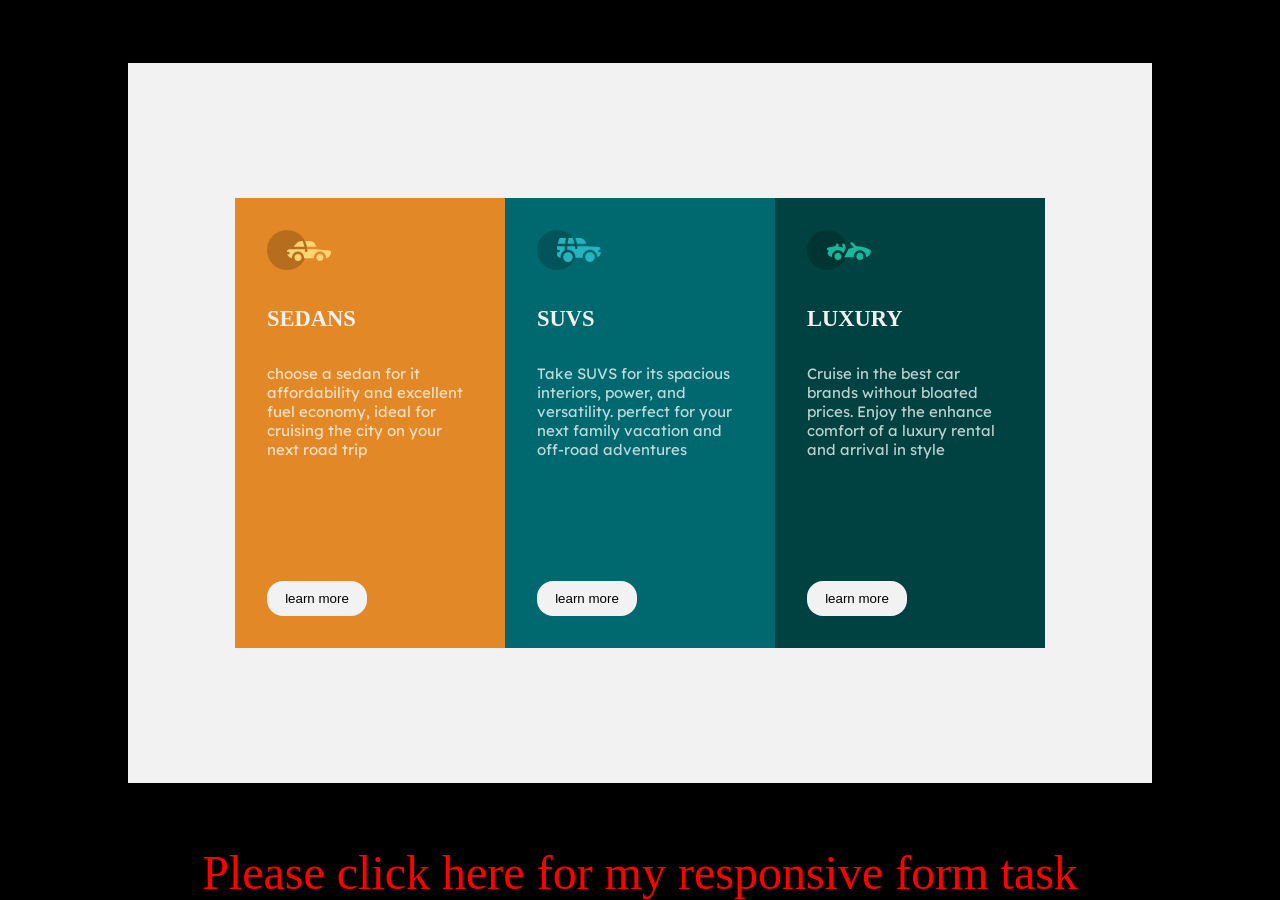
<file: index.html>
<!DOCTYPE html>
<html lang="en">
<head>
    <meta charset="UTF-8">
    <meta http-equiv="X-UA-Compatible" content="IE=edge">
    <meta name="viewport" content="width=device-width, initial-scale=1.0">
    <link rel="stylesheet" href="flex.css">
    <title>Task</title>
</head>
<body>
    <div class="outer-container">
    <div class="container">
        <div class="yellow same">
            <div class="content">
                <div class="ball">
                    <img src="/img/icon-sedans.svg" alt="">
                </div>
            <h2 class="header">SEDANS</h2>
            <p>choose a sedan for it affordability and excellent fuel economy, ideal for cruising the city on your next road trip</p>
            </div>
            <button type="submit" class="btn btn-yellow">learn more</button>

        </div>
        <div class="blue same">
        <div class="content">
            <div class="ball">
                <img src="./img/icon-suvs.svg" alt="">
            </div>
            <h2 class="header">SUVS</h2>
            <p>Take SUVS for its spacious interiors, power, and versatility. perfect for your next family vacation and off-road adventures</p>
        </div>
           <button type="submit" class="btn btn-blue">learn more</button>
        </div>
        <div class="green same">
            <div class="content">
                <div class="ball">
                    <img src="./img/icon-luxury.svg" alt="">
                </div>
                <h2 class="header">LUXURY</h2>
            <p>Cruise in the best car brands without bloated prices. Enjoy the enhance comfort of a luxury rental and arrival in style</p>
            </div>
            <button type="submit" class="btn btn-green">learn more
            </button>

        </div>
    </div> <a href="https://deennn.github.io/form">Please click here for my responsive form task</a>
</div>
   
</body>
</html>
</file>
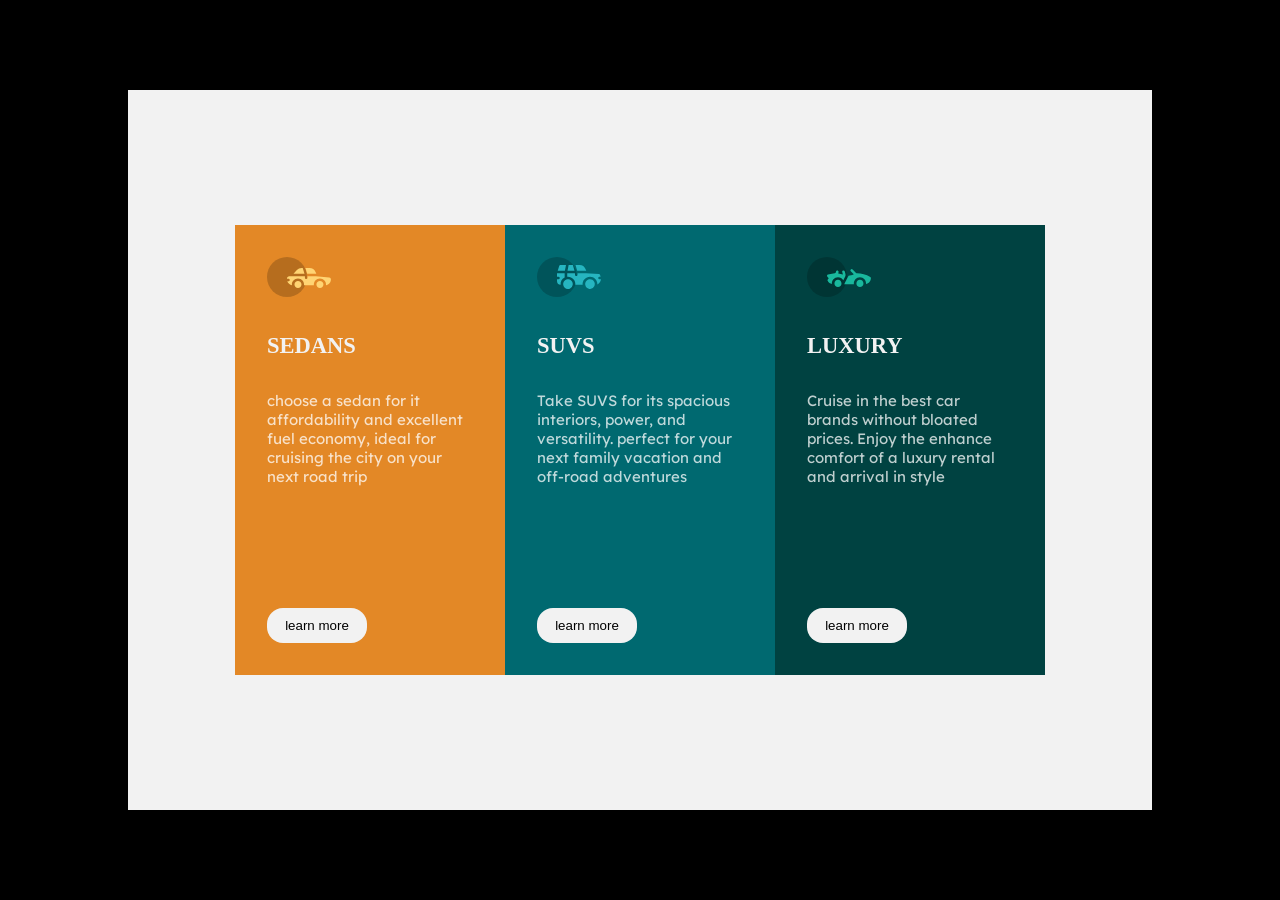
<file: flex.html>
<!DOCTYPE html>
<html lang="en">
<head>
    <meta charset="UTF-8">
    <meta http-equiv="X-UA-Compatible" content="IE=edge">
    <meta name="viewport" content="width=device-width, initial-scale=1.0">
    <link rel="stylesheet" href="flex.css">
    <title>Task</title>
</head>
<body>
    <div class="outer-container">
    <div class="container">
        <div class="yellow same">
            <div class="content">
                <div class="ball">
                    <img src="/img/icon-sedans.svg" alt="">
                </div>
            <h2 class="header">SEDANS</h2>
            <p>choose a sedan for it affordability and excellent fuel economy, ideal for cruising the city on your next road trip</p>
            </div>
            <button type="submit" class="btn btn-yellow">learn more</button>

        </div>
        <div class="blue same">
        <div class="content">
            <div class="ball">
                <img src="./img/icon-suvs.svg" alt="">
            </div>
            <h2 class="header">SUVS</h2>
            <p>Take SUVS for its spacious interiors, power, and versatility. perfect for your next family vacation and off-road adventures</p>
        </div>
           <button type="submit" class="btn btn-blue">learn more</button>
        </div>
        <div class="green same">
            <div class="content">
                <div class="ball">
                    <img src="./img/icon-luxury.svg" alt="">
                </div>
                <h2 class="header">LUXURY</h2>
            <p>Cruise in the best car brands without bloated prices. Enjoy the enhance comfort of a luxury rental and arrival in style</p>
            </div>
            <button type="submit" class="btn btn-green">learn more
            </button>

        </div>
    </div>
</div>
</body>
</html>
</file>
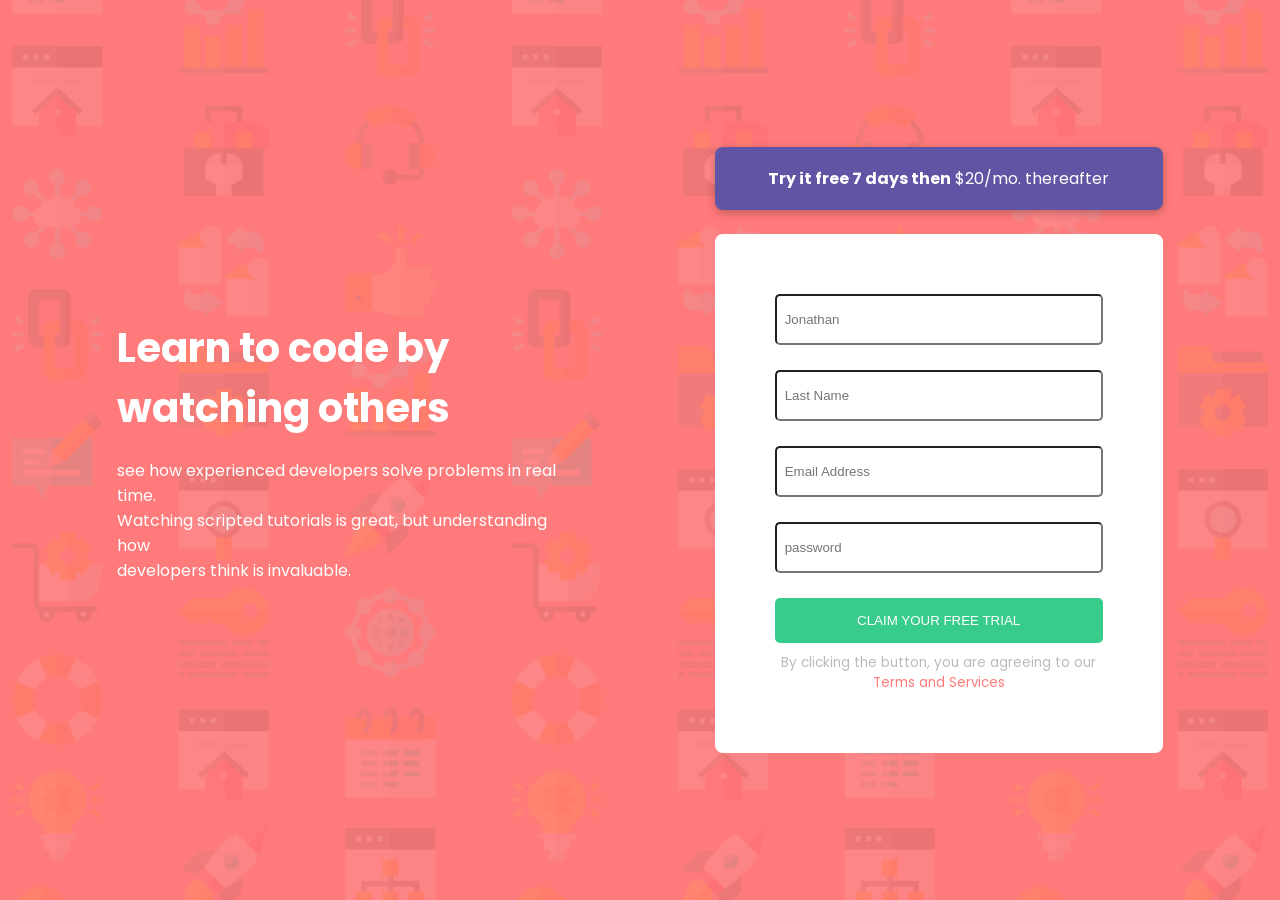
<file: form.html>
<!DOCTYPE html>
<html lang="en">
<head>
    <meta charset="UTF-8">
    <meta http-equiv="X-UA-Compatible" content="IE=edge">
    <meta name="viewport" content="width=device-width, initial-scale=1.0">
    <link rel="stylesheet" href="style.css">
    <title>Document</title>
</head>
<body>
    <main>
        <div class="container">
            <div class="content">
                <h1 class="header">
                    Learn to code by <br> watching others
                </h1>
                <p>see how experienced developers solve problems in real time. <br> Watching scripted tutorials is great, but understanding how <br> developers think is invaluable.
                </p>

            </div>
            <div class="form-section">
                <div class="trial">
                        <p><span>Try it free 7 days then</span> $20/mo. thereafter</p>
                </div>
                <div class="inputs">
                    <form class="form">
                    
                        <input type="text" id="fname" name="fname" placeholder="Jonathan"><br>
                        
                        <input type="text" id="lname" name="lname" placeholder="Last Name"><br>
            
                        
                        <input type="text" id="fname" name="fname" placeholder="Email Address"><br>
                        
                        <input type="text" id="lname" name="lname" placeholder="password"><br>

                        <button type="submit" class="btn">CLAIM YOUR FREE TRIAL</button>
                        
                      </form> 
                      
                      <p class="terms">By clicking the button, you are agreeing to our <span class="color"><a href="">Terms and Services</a></span> </p>
                </div>
            </div>
        </div>
    </main>
</body>
</html>
</file>
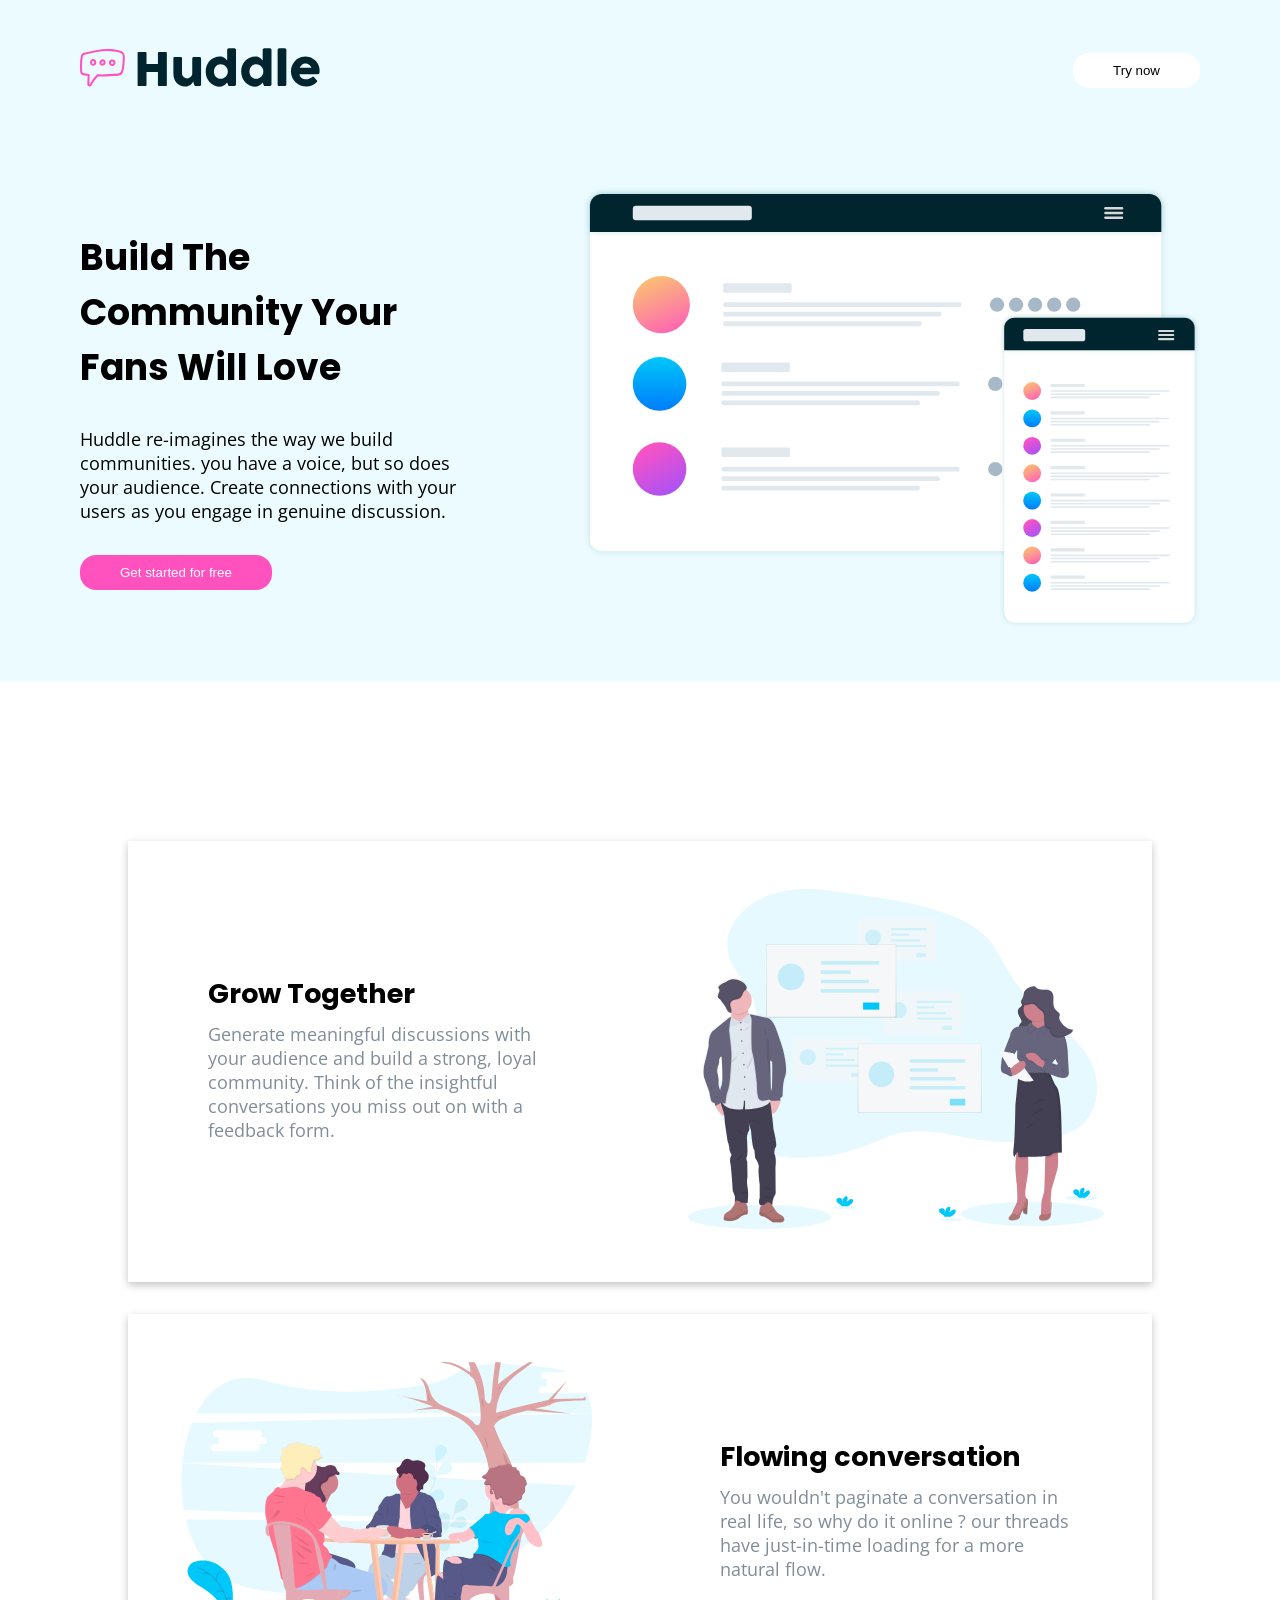
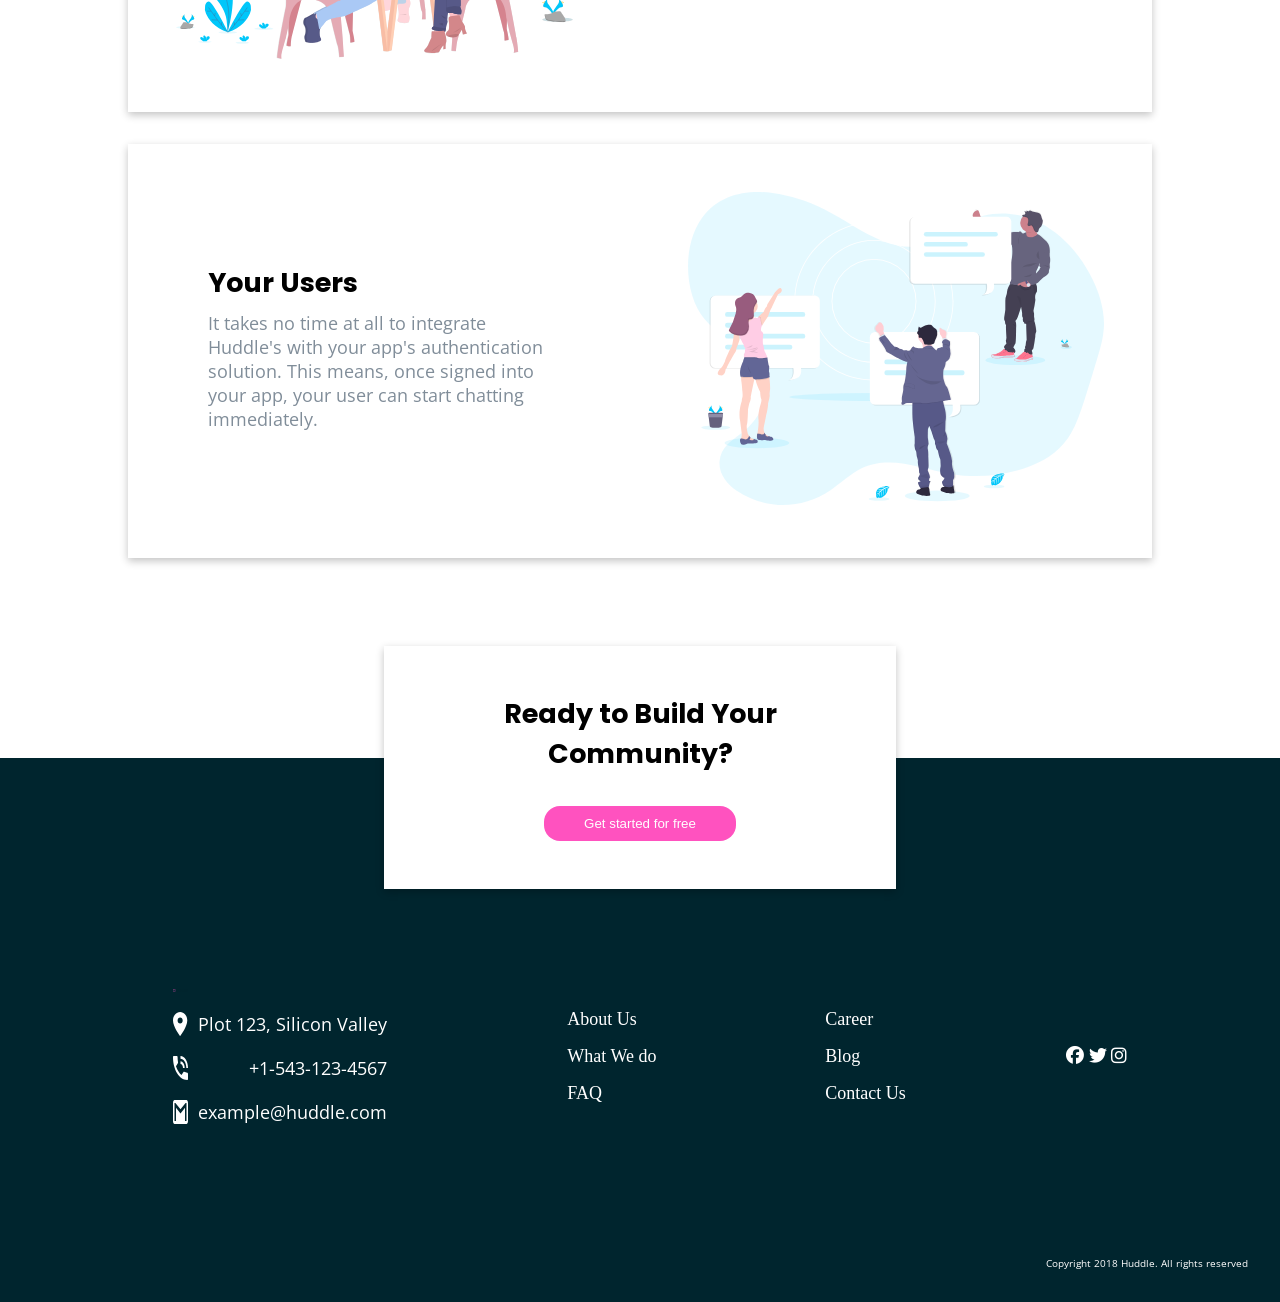
<file: responsive.html>
<!DOCTYPE html>
<html lang="en">
  <head>
    <meta charset="UTF-8" />
    <meta http-equiv="X-UA-Compatible" content="IE=edge" />
    <meta name="viewport" content="width=device-width, initial-scale=1.0" />
    <link
      rel="stylesheet"
      href="https://cdnjs.cloudflare.com/ajax/libs/font-awesome/6.1.1/css/all.min.css"
      integrity="sha512-KfkfwYDsLkIlwQp6LFnl8zNdLGxu9YAA1QvwINks4PhcElQSvqcyVLLD9aMhXd13uQjoXtEKNosOWaZqXgel0g=="
      crossorigin="anonymous"
      referrerpolicy="no-referrer"
    />
    <link rel="stylesheet" href="responsive.css" />
    <title>Huddle</title>
  </head>
  <body>
    <main>
      <div class="hero">
        <div class="navbar">
          <div class="logo"><img src="./img/logo.svg" alt="logo" /></div>
          <button type="submit" class="btn top">Try now</button>
        </div>
        <div class="hero-section">
          <div class="hero-writeup">
            <h1>Build The Community Your Fans Will Love</h1>
            <p>
              Huddle re-imagines the way we build communities. you have a voice,
              but so does your audience. Create connections with your users as
              you engage in genuine discussion.
            </p>
            <button type="submit" class="btn pink">Get started for free</button>
          </div>
          <div class="hero-image">
            <img
              src="./img/illustration-mockups.svg"
              alt="illustration-mockups"
            />
          </div>
        </div>
      </div>
      <section>
        <div class="container">
          <div class="write">
            <h2>Grow Together</h2>
            <p>
              Generate meaningful discussions with your audience and build a
              strong, loyal community. Think of the insightful conversations you
              miss out on with a feedback form.
            </p>
          </div>
          <div class="img">
            <img
              src="./img/illustration-grow-together.svg"
              alt="illustration-grow-together"
            />
          </div>
        </div>
        <div class="container">
          <div class="img">
            <img
              src="./img/illustration-flowing-conversation.svg"
              alt="illustration-flowing-conversation"
            />
          </div>
          <div class="write">
            <h2>Flowing conversation</h2>
            <p>
              You wouldn't paginate a conversation in real life, so why do it
              online ? our threads have just-in-time loading for a more natural
              flow.
            </p>
          </div>
        </div>
        <div class="container">
          <div class="write">
            <h2>Your Users</h2>
            <p>
              It takes no time at all to integrate Huddle's with your app's
              authentication solution. This means, once signed into your app,
              your user can start chatting immediately.
            </p>
          </div>
          <div class="img">
            <img
              src="./img/illustration-your-users.svg"
              alt="illustration-your-users"
            />
          </div>
        </div>
      </section>
    </main>

    <footer>
      <div class="ready">
        <h2>Ready to Build Your Community?</h2>
        <button type="submit" class="btn pink">Get started for free</button>
      </div>
      <div class="footer-container">
        <div class="f1">
          <div><img src="./img/logo.svg" /></div>
          <div>
            <img src="./img/icon-location.svg" />
            <p>Plot 123, Silicon Valley</p>
          </div>
          <div>
            <img src="./img/icon-phone.svg" />
            <p>+1-543-123-4567</p>
          </div>
          <div>
            <img src="./img/icon-email.svg" />
            <p>example@huddle.com</p>
          </div>
        </div>

        <div class="f2">
          <ul>
            <li>About Us</li>
            <li>What We do</li>
            <li>FAQ</li>
          </ul>
        </div>
        <div class="f3">
          <ul>
            <li>Career</li>
            <li>Blog</li>
            <li>Contact Us</li>
          </ul>
        </div>
        <div class="f4">
          <i class="fa-brands fa-facebook"></i>
          <i class="fa-brands fa-twitter"></i>
          <i class="fa-brands fa-instagram"></i>
        </div>
      </div>
      <p class="bottom-text">Copyright 2018 Huddle. All rights reserved</p>
    </footer>
  </body>
</html>
</file>
<file: flex.css>
@import url('https://fonts.googleapis.com/css2?family=Lexend+Deca&display=swap');
@import url('https://fonts.googleapis.com/css2?family=Big+Shoulders+Display:wght@700&display=swap');
/* font-family: 'Lexend Deca', sans-serif; */
/* font-family: 'Big Shoulders Display', cursive; */
*{

    margin: 0;
    padding: 0;
    box-sizing: border-box;
    /* background-color: black; */
}

body {
    font-size: 15px;
}

h1 {
    color: hsl(0, 0%, 95%);
    font-family: 'Big Shoulders Display', cursive;
}

p {
    color: hsla(0, 0%, 100%, 0.75);
    font-family: 'Lexend Deca', sans-serif;
}


.outer-container {
    background-color: black;
    height: 100vh;
    width: 100vw;
    display: flex;
    flex-direction: column;
    justify-content: center;

  
}
.container {
   

    /* margin: 15vh auto; */
    /* padding: 5rem; */

    height: 80vh;
    width: 80vw;
    margin: auto;
    display: flex;
    background-color: hsl(0, 0%, 95%);
    display: flex;
    justify-content: center;
    align-items: center;

}

.same {
    padding: 2rem;
    display: flex;
    flex-direction: column;
    justify-content: space-between;
}

.same .ball {
    /* height: 50px;
    width: 50px; */
    /* border-radius: 50%;
    background-color: #00000050 */
}

.same .header {
    padding: 2rem 0;
    color: hsl(0, 0%, 95%);
}





.btn {
    padding: 10px 0px;
    border-radius: 16px;
    border: none;
    text-decoration: none;
    display: inline-block;
    cursor: pointer;
    width: 100px;
    background-color: hsl(0, 0%, 95%);
    /* margin: 4px 0px; */
}

/* Bright orange: hsl(31, 77%, 52%)
Dark cyan: hsl(184, 100%, 22%)
Very dark cyan: hsl(179, 100%, 13%) */
.yellow {
    height: 50vh;
    width: 30vh;
    background: hsl(31, 77%, 52%);
}

.blue {
    height: 50vh;
    width: 30vh;
    background:  hsl(184, 100%, 22%);
}

.green {
    height: 50vh;
    width: 30vh;
    background: hsl(179, 100%, 13%);
}

a {
    color: red;
    font-size: 3rem;
    text-decoration: none;
    text-align: center;
}
</file>
<file: style.css>
@import url('https://fonts.googleapis.com/css2?family=Poppins:wght@400;500;600;700&display=swap');

* {
    margin: 0;
    padding: 0;
    box-sizing: border-box;
}

body {
    font-family: 'Poppins', sans-serif;
}

a {
    text-decoration: none;
}

p {
    color: #fff;
}



.container {
    width: 100%;
    min-height: 100vh;
    background: url(./img/bg-intro-desktop.png) hsl(0, 100%, 74%) center no-repeat;
    display: flex;
    justify-content: space-evenly;
    align-items: center;
    background-size: cover;
}

.content {
    width: 40%;
}

.content, .form-section{
    padding: 2rem;
}

.form-section{
    width: 40%;
}
h1 {
    font-size: 2.5rem;
    color: #fff;
    margin-bottom: 20px;
}
.trial {
    background-color: hsl(248, 32%, 49%);
    padding: 1.2rem;
    text-align: center;
    border-radius: .5rem;
    margin-bottom: 1.5rem;
    color: #fff;
    box-shadow: rgba(0, 0, 0, 0.24) 0px 3px 8px;
}

.trial p span {
    font-weight: bolder;
}
.form-section .inputs {
    background: #fff;
    border-radius: .5rem;
    padding: 60px;
    height: 100%;
    
    
}
.inputs form {
    display: flex;
    flex-direction: column;
    justify-content: center;
    align-items: center;
   
   
}

.form-section .inputs input {
  
    width: 100%;
    padding: 1rem .5rem;
    border-radius: 5px;
}

.btn {
    background-color: hsl(154, 59%, 51%);
    padding: 15px;
    border-radius: 5px;
    border: none;
    color: #fff;
    width: 100%;
    margin-bottom: 10px;
}

.terms {
 color: #00000045;
 font-size: smaller;
 text-align: center;
}


.color a {
 color: hsl(0, 100%, 74%) ;
}
@media screen and (max-width: 700px){

    .container {
        display: flex;
        flex-direction: column;
        justify-content: center;
        align-items: center;
        text-align: center;
    }
    .form-section, .content{
        width: 100%;
        padding: 2rem;

    }
    .form-section .inputs {
        padding: 1.5rem;
    }

}
</file>
<file: responsive.css>
@import url("https://fonts.googleapis.com/css2?family=Open+Sans:wght@400;700&family=Poppins:wght@600&display=swap");
* {
  margin: 0;
  padding: 0;
  box-sizing: border-box;
  /* overflow: hidden !important; */
}

:root {
  --white: hsl(0, 0%, 100%);
  --Pink: hsl(322, 100%, 66%);
  --Very-Pale-Cyan: hsl(193, 100%, 96%);
  --Very-Dark-Cyan: hsl(192, 100%, 9%);
  --Grayish-Blue: hsl(208, 11%, 55%);
}

body {
  /* font-family: 'Open Sans', sans-serif;
    font-family: 'Poppins', sans-serif; */

  font-size: 18px;
}

ul {
  list-style: none;
}
li {
  color: var(--white);
  padding: 0.5rem;
}

img {
  width: 100%;
}

h1,
h2 {
  font-family: "Poppins", sans-serif;
}

p {
  font-family: "Open Sans", sans-serif;
}

.hero {
  height: 100%;
  width: 100%;
  background-color: var(--Very-Pale-Cyan);
  margin-bottom: 10rem;
}

.hero .navbar {
  padding: 3rem 5rem;
  display: flex;
  align-items: center;
  justify-content: space-between;
}

.btn {
  border: none;
  padding: 10px 40px;
  display: inline-block;
  text-align: center;
  text-decoration: none;
  cursor: pointer;
  border-radius: 16px;
  background-color: var(--white);
}

.pink {
  background-color: var(--Pink);
  color: var(--white);
}

.hero-section {
  padding: 3rem 5rem;
  display: flex;
  justify-content: space-between;
  align-items: center;
}

.hero-section .hero-writeup {
  width: 45%;
  padding-right: 8rem;
}

.hero-section .hero-image {
  width: 55%;
}

.hero-section .hero-writeup p {
  padding: 2rem 0;
}

section {
  height: 100%;
  width: 100%;
  background-color: var(--white);
}

.container {
  width: 80%;
  margin: 2rem auto;
  background-color: var(--white);
  box-shadow: rgba(0, 0, 0, 0.24) 0px 3px 8px;
  display: flex;
  justify-content: center;
  align-items: center;
}

.container p {
  color: var(--Grayish-Blue);
  padding: 0.5rem 0;
}

.container .img {
  width: 50%;
  padding: 3rem;
}

.container .write {
  width: 50%;
  padding: 5rem;
}

.ready {
  margin: 0 auto;
  margin-top: -7rem;
  width: 40%;
  box-shadow: rgba(0, 0, 0, 0.24) 0px 3px 8px;
  text-align: center;
  padding: 3rem;
  z-index: 10;
  background-color: var(--white);
}

.ready h2 {
  padding-bottom: 2rem;
}

footer {
  height: 100%;
  width: 100%;
  background-color: var(--Very-Dark-Cyan);
  margin-top: 200px;
  display: flex;
  flex-direction: column;
}

.bottom-text {
  color: var(--white);

  font-size: 10px;
}

footer .footer-container p {
  /* line-height: 1.6; */
  /* color: var(--white); */
}

.bottom-text {
  text-align: right;
  padding: 2rem;
}

.footer-container {
  display: flex;
  align-items: center;
  justify-content: space-evenly;
  padding: 5rem 0;
}

.footer-container img {
  width: 15px;
  color: black;
  margin-right: 10px;
}
.footer-container .f1 > div {
  display: flex;
  justify-content: space-between;
  margin: 20px;
}

.footer-container .f1 > div p {
  color: var(--white);
}

.f4 i {
  color: var(--white);
}

@media screen and (max-width: 700px) {
  .hero .navbar {
    padding: 3rem 0.5rem;
    display: flex;
    align-items: center;
    justify-content: space-between;
    overflow: hidden;
  }

  .hero .hero-section {
    display: flex;
    flex-direction: column;
    justify-content: center;
    align-items: center;
    width: 100%;
    padding: 0rem 2rem;
    margin-bottom: 10rem;
  }

  .container {
    flex-direction: column;
    width: 80%;
  }

  .container .img {
    width: 100%;
    padding: 3rem;
  }

  .container .write {
    width: 100%;
    padding: 2rem;
    text-align: center;
  }

  .hero-section .hero-writeup {
    width: 100%;
    padding-right: 2rem;
    text-align: center;
  }

  .hero-section .hero-image {
    margin-top: 1rem;
    height: 2rem;
    width: 100%;
    margin-bottom: 5rem;
  }

  footer {
    height: 100%;
    width: 100%;
    background-color: var(--Very-Dark-Cyan);
    margin-top: 200px;
    display: flex;
    flex-direction: column;
  }

  .footer-container {
    display: flex;
    flex-direction: column;
    align-items: flex-start;
    justify-content: flex-start;
    padding: 5rem 0;
  }

  .footer-container .f1 > div {
    display: flex;
    justify-content: flex-start;
    margin: 20px;
  }

  .ready {
    width: 80%;
    border-radius: 20px;
    padding: 1.5rem;
  }
}
</file>
